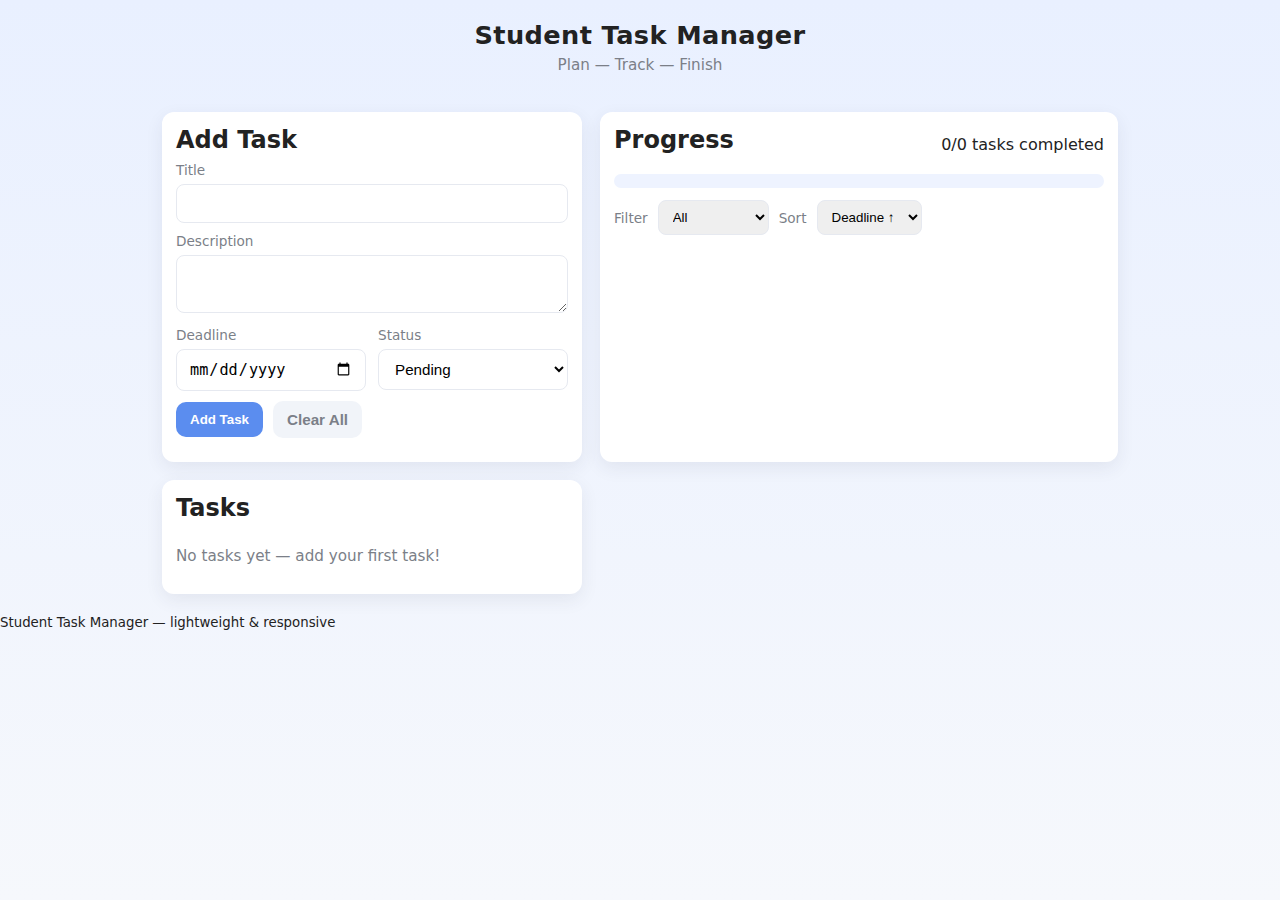
<file: individual project 2/index.html>
<!doctype html>
<html lang="en">
<head>
  <meta charset="utf-8" />
  <meta name="viewport" content="width=device-width,initial-scale=1" />
  <title>Student Task Manager</title>
  <link rel="stylesheet" href="style.css" />
</head>
<body>
  <header class="app-header">
    <h1>Student Task Manager</h1>
    <p class="subtitle">Plan — Track — Finish</p>
  </header>

  <main class="container">
    <section class="task-creator card">
      <h2>Add Task</h2>
      <form id="taskForm">
        <div class="row">
          <label for="title">Title</label>
          <input id="title" name="title" type="text" required maxlength="80" />
        </div>

        <div class="row">
          <label for="description">Description</label>
          <textarea id="description" name="description" rows="2"></textarea>
        </div>

        <div class="row split">
          <div>
            <label for="deadline">Deadline</label>
            <input id="deadline" name="deadline" type="date" required />
          </div>
          <div>
            <label for="status">Status</label>
            <select id="status" name="status">
              <option value="pending">Pending</option>
              <option value="inprogress">In Progress</option>
              <option value="completed">Completed</option>
            </select>
          </div>
        </div>

        <div class="row actions">
          <button type="submit" id="addBtn">Add Task</button>
          <button type="button" id="clearBtn" class="muted">Clear All</button>
        </div>
      </form>
    </section>

    <section class="progress-card card">
      <div class="progress-header">
        <h2>Progress</h2>
        <div id="progressText">0/0 tasks completed</div>
      </div>
      <div class="progress-bar-bg" aria-hidden="true">
        <div id="progressBar" class="progress-bar"></div>
      </div>

      <div class="controls">
        <label for="filterStatus">Filter</label>
        <select id="filterStatus">
          <option value="all">All</option>
          <option value="pending">Pending</option>
          <option value="inprogress">In Progress</option>
          <option value="completed">Completed</option>
        </select>

        <label for="sortBy">Sort</label>
        <select id="sortBy">
          <option value="deadline_asc">Deadline ↑</option>
          <option value="deadline_desc">Deadline ↓</option>
          <option value="status">Status</option>
        </select>
      </div>
    </section>

    <section class="task-list card">
      <h2>Tasks</h2>
      <ul id="tasksContainer" class="tasks"></ul>
      <p id="noTasks" class="muted">No tasks yet — add your first task!</p>
    </section>
  </main>

  <footer class="app-footer">
    <small>Student Task Manager — lightweight & responsive</small>
  </footer>

  <script src="script.js"></script>
</body>
</html>
</file>
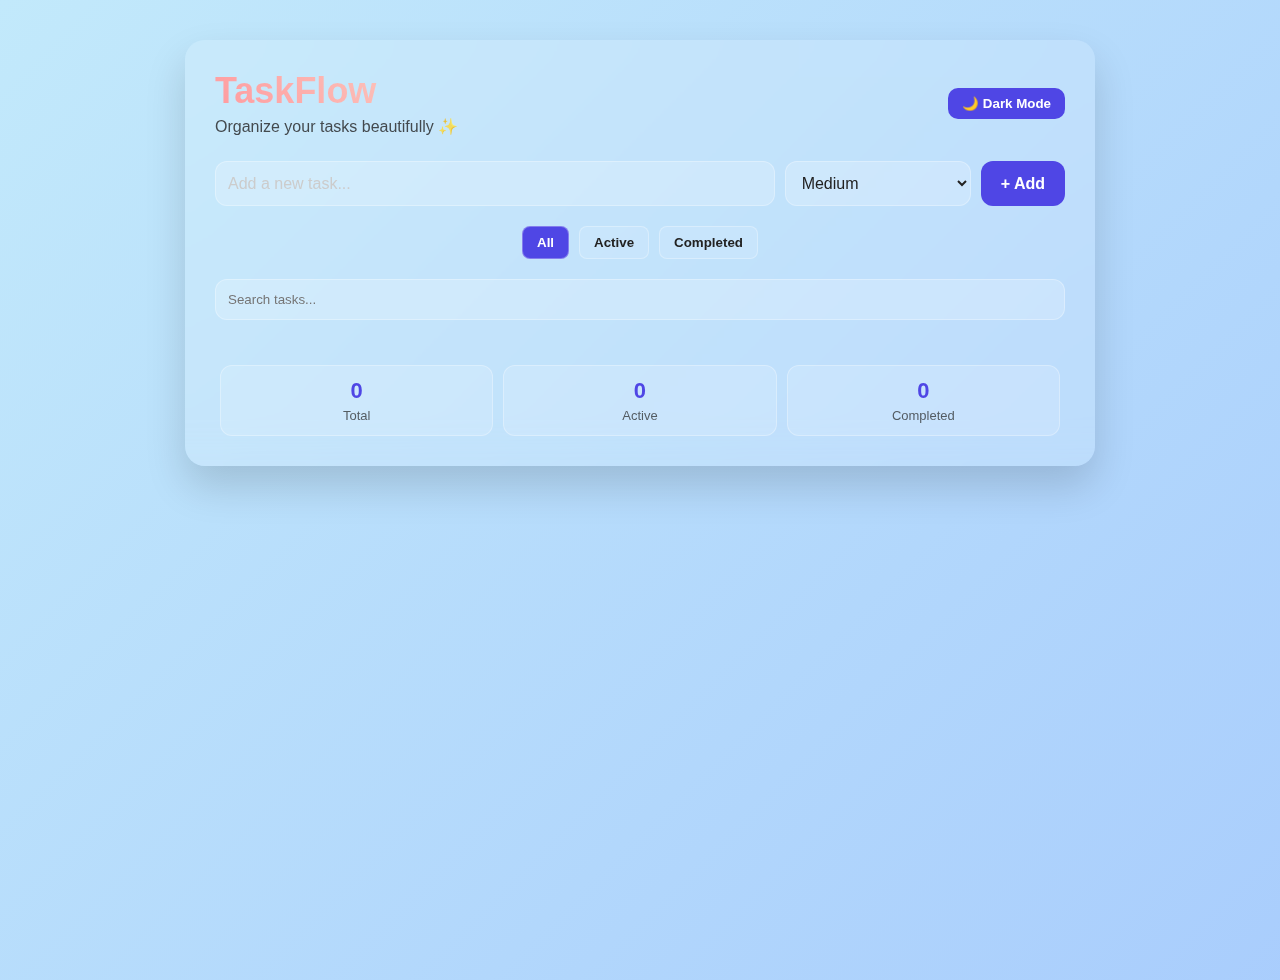
<file: TaskFlow/index.html>
<!DOCTYPE html>
<html lang="en">
<head>
  <meta charset="UTF-8" />
  <meta name="viewport" content="width=device-width, initial-scale=1.0" />
  <title>TaskFlow - Colorful To-Do App</title>
  <link rel="stylesheet" href="style.css" />
</head>
<body>
  <div class="container">
    <div class="header">
      <div>
        <h1>TaskFlow</h1>
        <p>Organize your tasks beautifully ✨</p>
      </div>
      <button id="themeToggle" class="theme-toggle">🌙 Dark Mode</button>
    </div>

    <div class="input-section">
      <input id="taskInput" type="text" placeholder="Add a new task..." />
      <select id="priority">
        <option value="medium">Medium</option>
        <option value="high">High</option>
        <option value="low">Low</option>
      </select>
      <button class="btn" id="addTaskBtn">+ Add</button>
    </div>

    <div class="filters">
      <button class="filter-btn active" data-filter="all">All</button>
      <button class="filter-btn" data-filter="active">Active</button>
      <button class="filter-btn" data-filter="completed">Completed</button>
    </div>

    <div class="search-box">
      <input id="search" type="search" placeholder="Search tasks..." />
    </div>

    <div class="task-list" id="taskList"></div>

    <div class="stats">
      <div class="stat-card"><h2 id="totalTasks">0</h2><p>Total</p></div>
      <div class="stat-card"><h2 id="activeTasks">0</h2><p>Active</p></div>
      <div class="stat-card"><h2 id="completedTasks">0</h2><p>Completed</p></div>
    </div>
  </div>

  <script src="script.js"></script>
</body>
</html>
</file>
<file: individual project 2/style.css>
:root{
  --bg:#f6f8fc;
  --card:#ffffff;
  --muted:#7b7f88;
  --accent:#5b8def;
  --success:#28a745;
  --warn:#ffb020;
  --danger:#e53935;
  --glass: rgba(255,255,255,0.6);
  --radius:12px;
  --pad:14px;
  font-family: Inter, system-ui, -apple-system, "Segoe UI", Roboto, "Helvetica Neue", Arial;
}

*{box-sizing:border-box}
html,body{height:100%}
body{
  margin:0;
  background: linear-gradient(180deg,#e9f0ff 0%, #f6f8fc 100%);
  color:#222;
  -webkit-font-smoothing:antialiased;
  -moz-osx-font-smoothing:grayscale;
}

.app-header{
  padding:20px;
  text-align:center;
  background:transparent;
}
.app-header h1{margin:0;font-size:1.6rem;letter-spacing:0.4px}
.subtitle{margin:6px 0 0;color:var(--muted);font-size:0.95rem}

.container{
  max-width:980px;
  margin:18px auto;
  display:grid;
  grid-template-columns: 420px 1fr;
  gap:18px;
  padding:0 12px;
}

.card{
  background:var(--card);
  border-radius:var(--radius);
  padding:var(--pad);
  box-shadow: 0 6px 18px rgba(45,55,80,0.08);
}

.task-creator h2,.task-list h2,.progress-card h2{margin:0 0 8px 0}
.row{margin-bottom:10px}
.row label{display:block;font-size:0.85rem;color:var(--muted);margin-bottom:6px}
.row input[type="text"],
.row input[type="date"],
.row select,
.row textarea{
  width:100%;
  padding:10px 12px;
  border-radius:8px;
  border:1px solid #e6e9f0;
  font-size:0.95rem;
  background:transparent;
  outline:none;
}
.row.split{display:flex;gap:12px}
.row.split > div{flex:1}

.actions{display:flex;gap:10px;align-items:center}
button{
  cursor:pointer;
  border:0;
  padding:10px 14px;
  border-radius:10px;
  font-weight:600;
}
button#addBtn{background:var(--accent);color:white}
button.muted{background:#f1f4f9;color:var(--muted)}

.progress-card{display:flex;flex-direction:column;gap:12px}
.progress-header{display:flex;justify-content:space-between;align-items:center}
.progress-bar-bg{
  height:14px;
  background:#eef3ff;
  border-radius:10px;
  overflow:hidden;
}
.progress-bar{
  height:100%;
  width:0%;
  background: linear-gradient(90deg,var(--accent), #7cd0ff);
  border-radius:10px;
  transition:width 350ms ease;
}

.controls{display:flex;gap:10px;align-items:center}
.controls label{font-size:0.85rem;color:var(--muted)}
.controls select{padding:8px 10px;border-radius:8px;border:1px solid #e6e9f0}

.task-list .tasks{list-style:none;margin:10px 0 0;padding:0;display:flex;flex-direction:column;gap:10px}
.task-item{
  display:flex;
  align-items:flex-start;
  gap:12px;
  padding:12px;
  border-radius:10px;
  border:1px solid #f0f3ff;
  background:linear-gradient(180deg, rgba(255,255,255,0.6), rgba(250,251,255,0.9));
}
.task-main{flex:1}
.task-title{font-weight:700;margin:0 0 6px}
.task-meta{font-size:0.85rem;color:var(--muted);margin-bottom:8px}
.task-desc{margin:0;color:#333;font-size:0.95rem}
.task-actions{display:flex;flex-direction:column;gap:8px;align-items:flex-end}

.btn-small{
  padding:6px 8px;border-radius:8px;border:0;font-weight:600;
}
.edit{background:#f3f6ff;color:var(--accent)}
.delete{background:#fff0f0;color:var(--danger);border:1px solid #ffd6d6}
.status-select{padding:6px;border-radius:8px;border:1px solid #e6e9f0}

.label-deadline{font-weight:700;margin-left:8px}
.muted{color:var(--muted);font-size:0.95rem}

/* color-coding */
.task-item.pending{border-left:6px solid #d6e6ff}
.task-item.inprogress{border-left:6px solid var(--warn)}
.task-item.completed{border-left:6px solid var(--success);opacity:0.95}

/* small screens */
@media (max-width:880px){
  .container{grid-template-columns: 1fr; padding-bottom:16px}
  .controls{flex-wrap:wrap}
}
</file>
<file: TaskFlow/style.css>
:root {
  --bg-color: #ffffff;
  --text-color: #222;
  --card-bg: rgba(255, 255, 255, 0.15);
  --input-bg: rgba(255, 255, 255, 0.2);
  --border-color: rgba(255, 255, 255, 0.3);
  --primary-color: #4f46e5;
  --secondary-color: #6366f1;
  --shadow-color: rgba(0, 0, 0, 0.15);
}

body.dark {
  --bg-color: #1e1e2e;
  --text-color: #f5f5f5;
  --card-bg: rgba(30, 30, 46, 0.7);
  --input-bg: rgba(50, 50, 70, 0.5);
  --border-color: rgba(255, 255, 255, 0.2);
  --shadow-color: rgba(0, 0, 0, 0.6);
}

/* Background Gradient Animation */
body {
  margin: 0;
  font-family: 'Poppins', sans-serif;
  display: flex;
  justify-content: center;
  align-items: flex-start;
  min-height: 100vh;
  background: linear-gradient(-45deg, #ff9a9e, #fad0c4, #a1c4fd, #c2e9fb);
  background-size: 400% 400%;
  animation: gradientBG 10s ease infinite;
  color: var(--text-color);
  padding: 40px 10px;
  transition: background 0.4s ease, color 0.4s ease;
}

@keyframes gradientBG {
  0% { background-position: 0% 50%; }
  50% { background-position: 100% 50%; }
  100% { background-position: 0% 50%; }
}

.container {
  width: 95%;
  max-width: 850px;
  background: var(--card-bg);
  backdrop-filter: blur(20px);
  padding: 30px;
  border-radius: 20px;
  box-shadow: 0 20px 40px var(--shadow-color);
  transition: background 0.3s ease;
}

/* Header */
.header {
  display: flex;
  justify-content: space-between;
  align-items: center;
  margin-bottom: 25px;
}
.header h1 {
  font-size: 36px;
  margin: 0;
  background: linear-gradient(45deg, #ff9a9e, #fad0c4);
  -webkit-background-clip: text;
  color: transparent;
}
.header p {
  margin: 5px 0 0;
  color: var(--text-color);
  opacity: 0.8;
}

/* Theme Toggle Button */
.theme-toggle {
  background: var(--primary-color);
  border: none;
  padding: 8px 14px;
  border-radius: 10px;
  color: #fff;
  font-weight: bold;
  cursor: pointer;
  transition: 0.3s;
}
.theme-toggle:hover {
  background: var(--secondary-color);
}

/* Input Section */
.input-section {
  display: flex;
  gap: 10px;
  margin-bottom: 20px;
}
.input-section input,
.input-section select {
  flex: 1;
  padding: 12px;
  border-radius: 12px;
  border: 1px solid var(--border-color);
  outline: none;
  background: var(--input-bg);
  color: var(--text-color);
  font-size: 16px;
  transition: background 0.3s ease, color 0.3s ease;
}
.input-section select {
  flex: 0.3;
  cursor: pointer;
}
.input-section input::placeholder {
  color: #ccc;
}

.btn {
  background: var(--primary-color);
  border: none;
  padding: 12px 20px;
  border-radius: 12px;
  cursor: pointer;
  color: #fff;
  font-weight: bold;
  font-size: 16px;
  transition: transform 0.2s ease-in-out, background 0.3s;
}
.btn:hover {
  background: var(--secondary-color);
  transform: scale(1.05);
}

/* Filters */
.filters {
  display: flex;
  gap: 10px;
  margin-top: 15px;
  justify-content: center;
}
.filter-btn {
  background: rgba(255,255,255,0.1);
  border: 1px solid var(--border-color);
  padding: 8px 14px;
  border-radius: 8px;
  cursor: pointer;
  font-weight: bold;
  transition: background 0.3s;
  color: var(--text-color);
}
.filter-btn.active {
  background: var(--primary-color);
  color: #fff;
}

/* Search Bar */
.search-box {
  margin-top: 20px;
}
.search-box input {
  width: 100%;
  padding: 12px;
  border-radius: 12px;
  border: 1px solid var(--border-color);
  outline: none;
  background: var(--input-bg);
  color: var(--text-color);
}

/* Task List */
.task-list {
  margin-top: 25px;
  max-height: 350px;
  overflow-y: auto;
}
.task-item {
  display: flex;
  justify-content: space-between;
  align-items: center;
  padding: 14px;
  margin-bottom: 12px;
  background: var(--input-bg);
  border: 1px solid var(--border-color);
  border-radius: 15px;
  box-shadow: 0 6px 15px var(--shadow-color);
  transition: transform 0.2s ease-in-out;
}
.task-item:hover {
  transform: translateY(-3px);
}
.task-info {
  display: flex;
  flex-direction: column;
}
.task-title {
  font-weight: 600;
  font-size: 18px;
}
.task-meta {
  font-size: 12px;
  opacity: 0.7;
}
.task-actions {
  display: flex;
  gap: 8px;
}
.task-actions button {
  padding: 6px 10px;
  border: none;
  border-radius: 8px;
  cursor: pointer;
  color: #fff;
  font-size: 14px;
  transition: 0.2s;
}
.edit-btn { background: #36cfc9; }
.delete-btn { background: #ff4b5c; }
.complete-btn { background: #52c41a; }
.completed .task-title {
  text-decoration: line-through;
  opacity: 0.6;
}

/* Stats */
.stats {
  display: flex;
  justify-content: space-between;
  margin-top: 20px;
}
.stat-card {
  background: var(--card-bg);
  padding: 12px;
  border-radius: 12px;
  flex: 1;
  margin: 0 5px;
  text-align: center;
  border: 1px solid var(--border-color);
}
.stat-card h2 {
  margin: 0;
  font-size: 22px;
  color: var(--primary-color);
}
.stat-card p {
  margin: 4px 0 0;
  font-size: 13px;
  opacity: 0.7;
}
</file>
